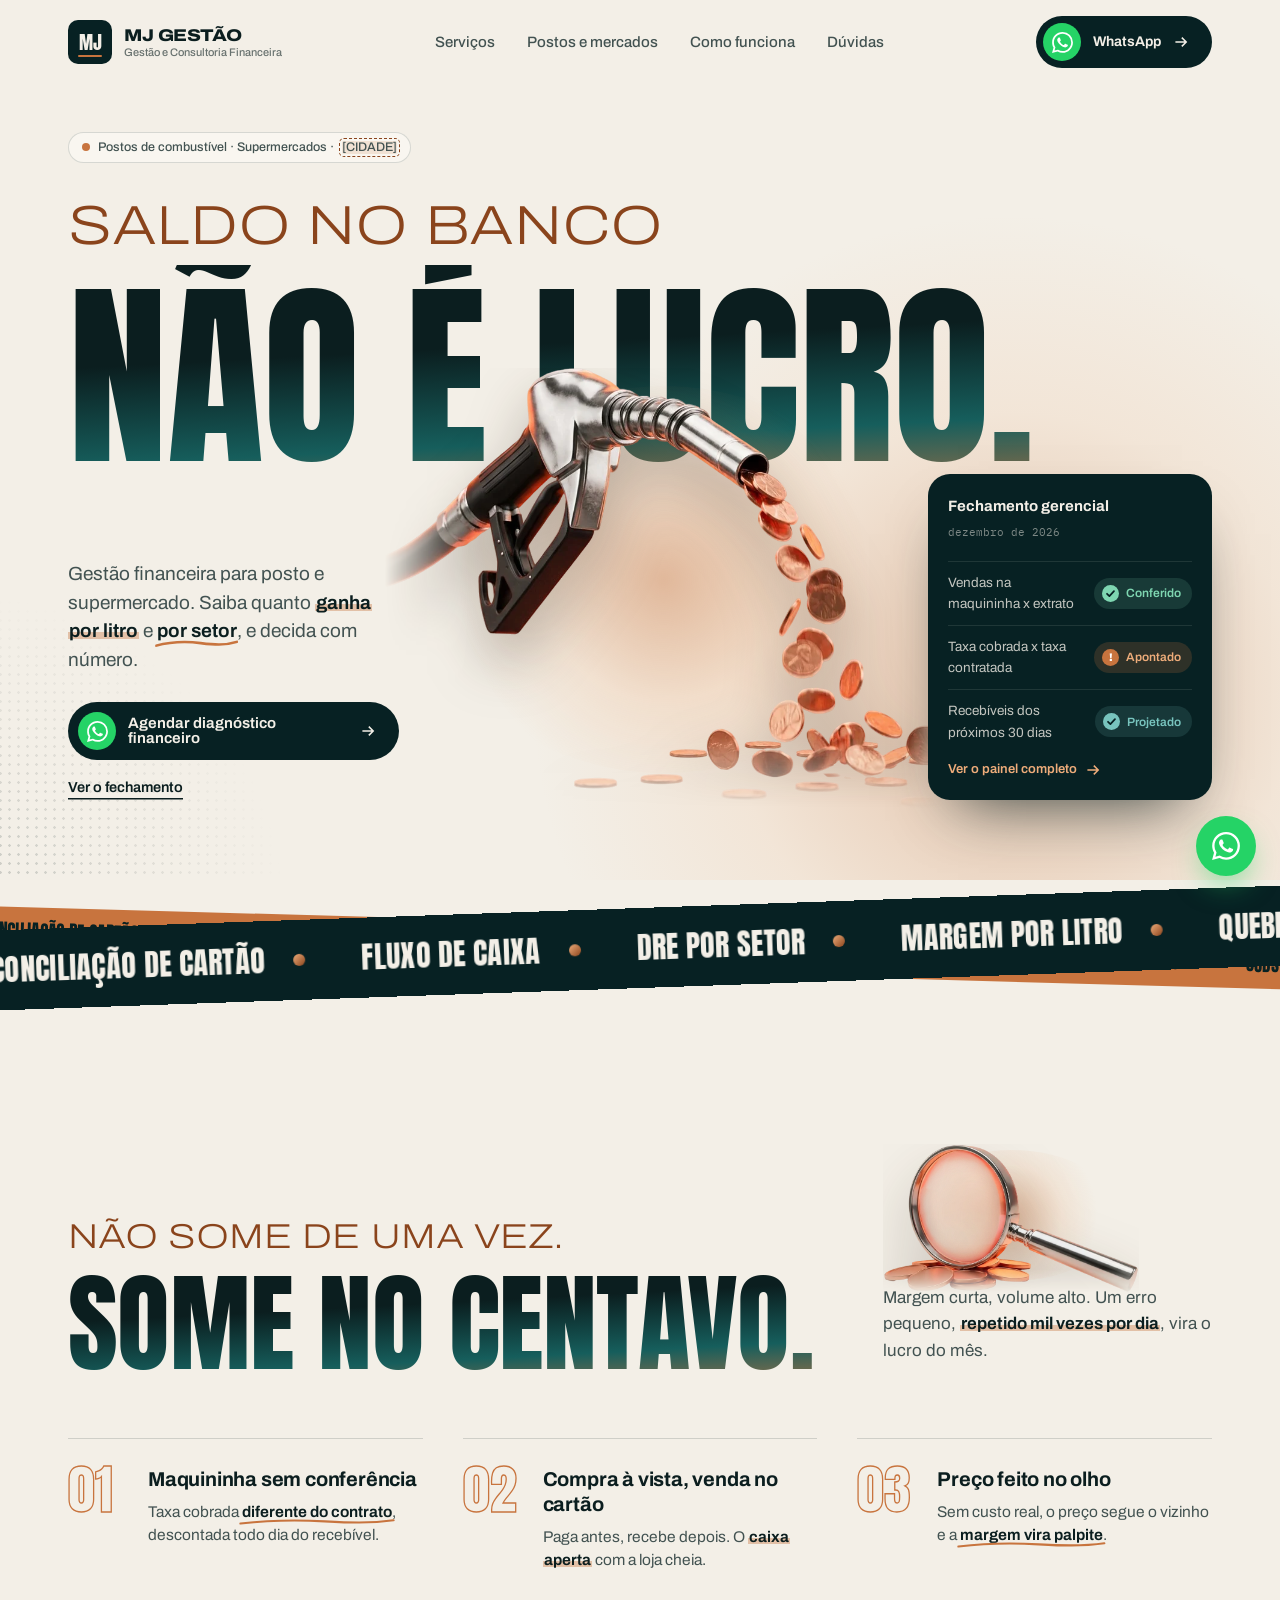
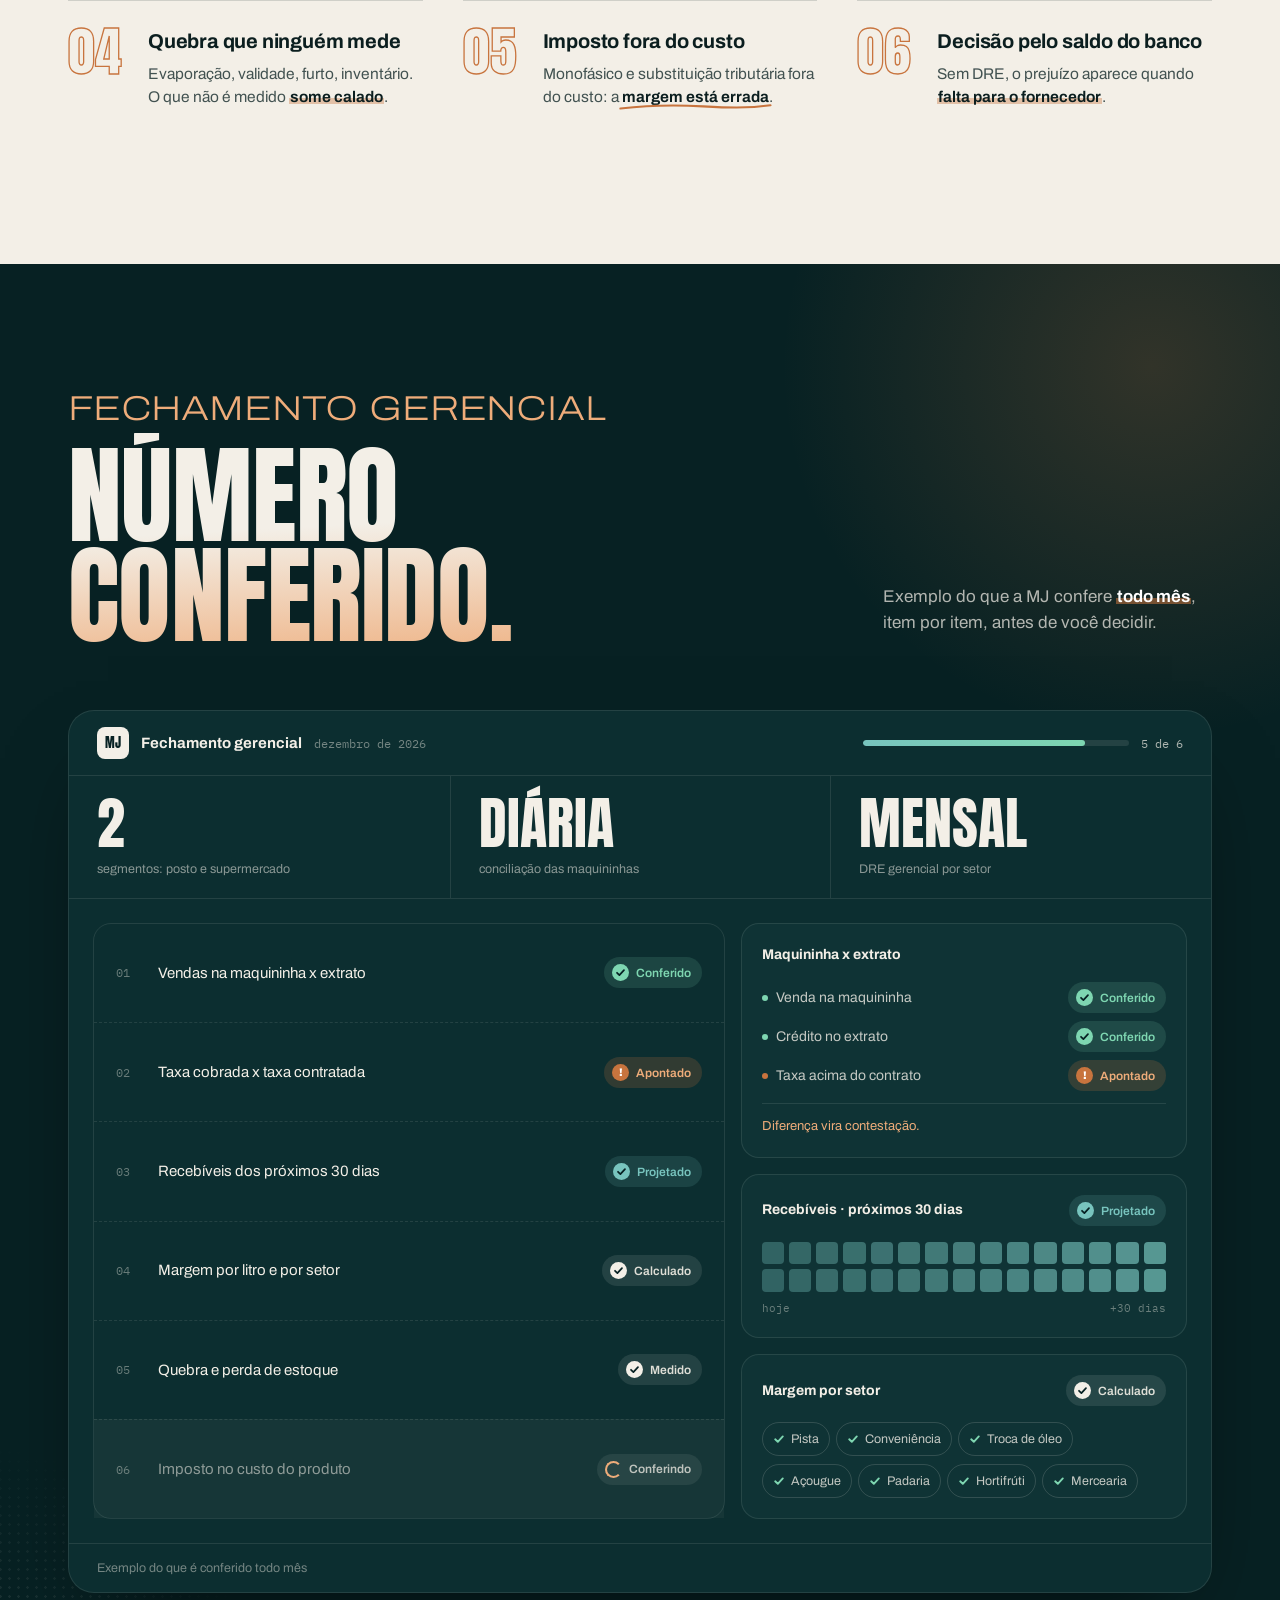
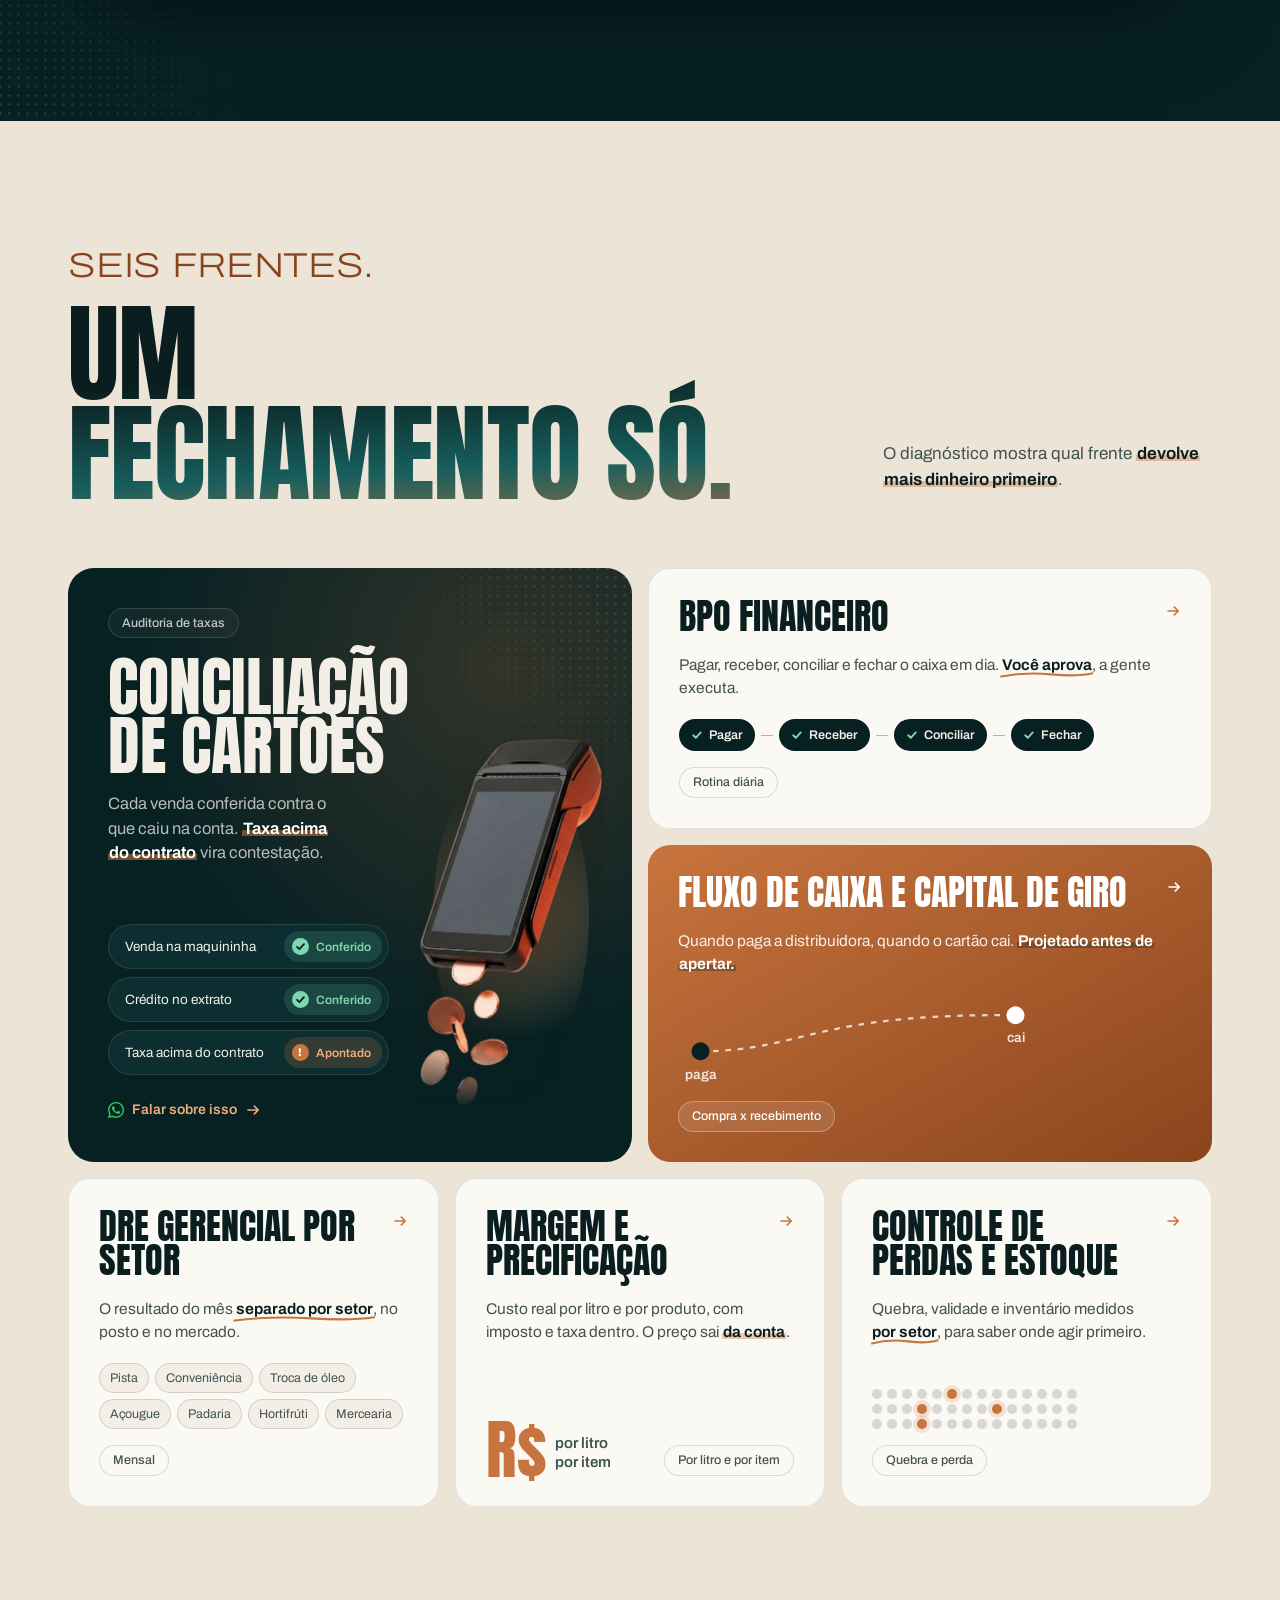
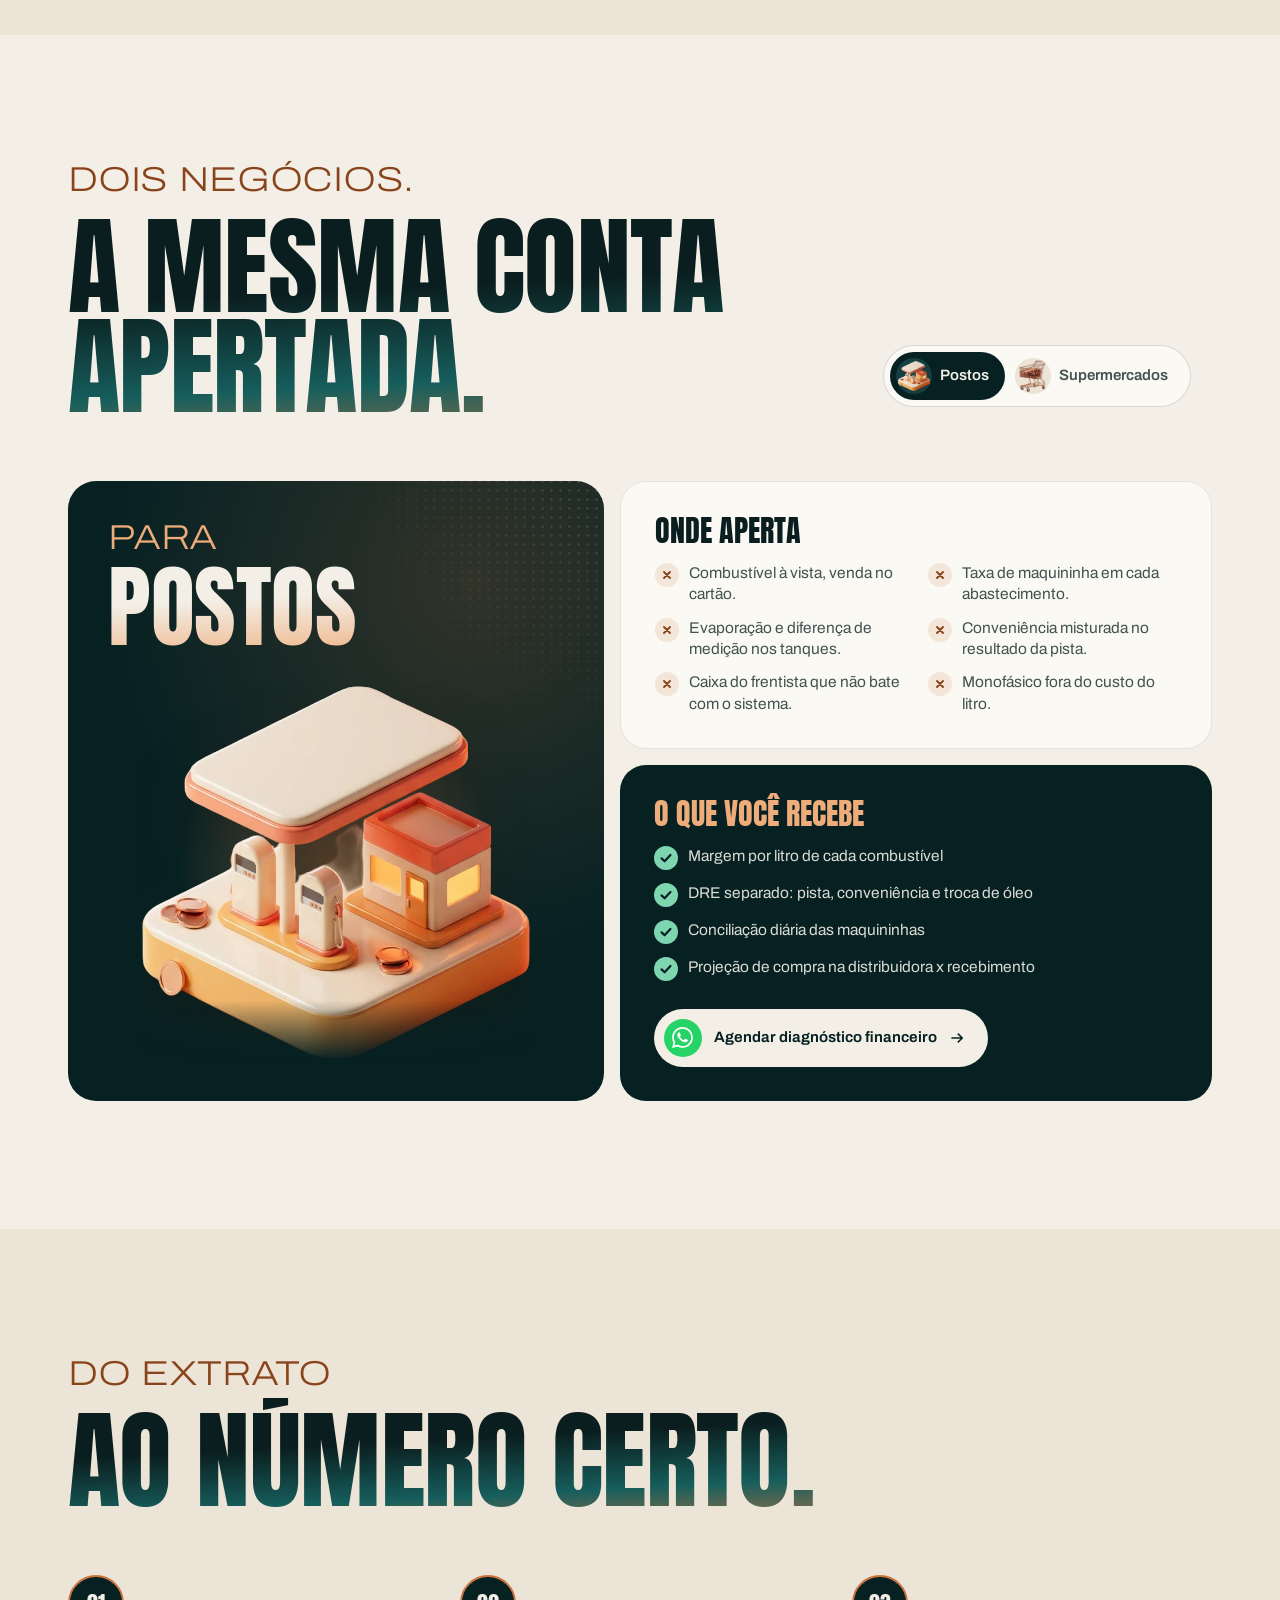
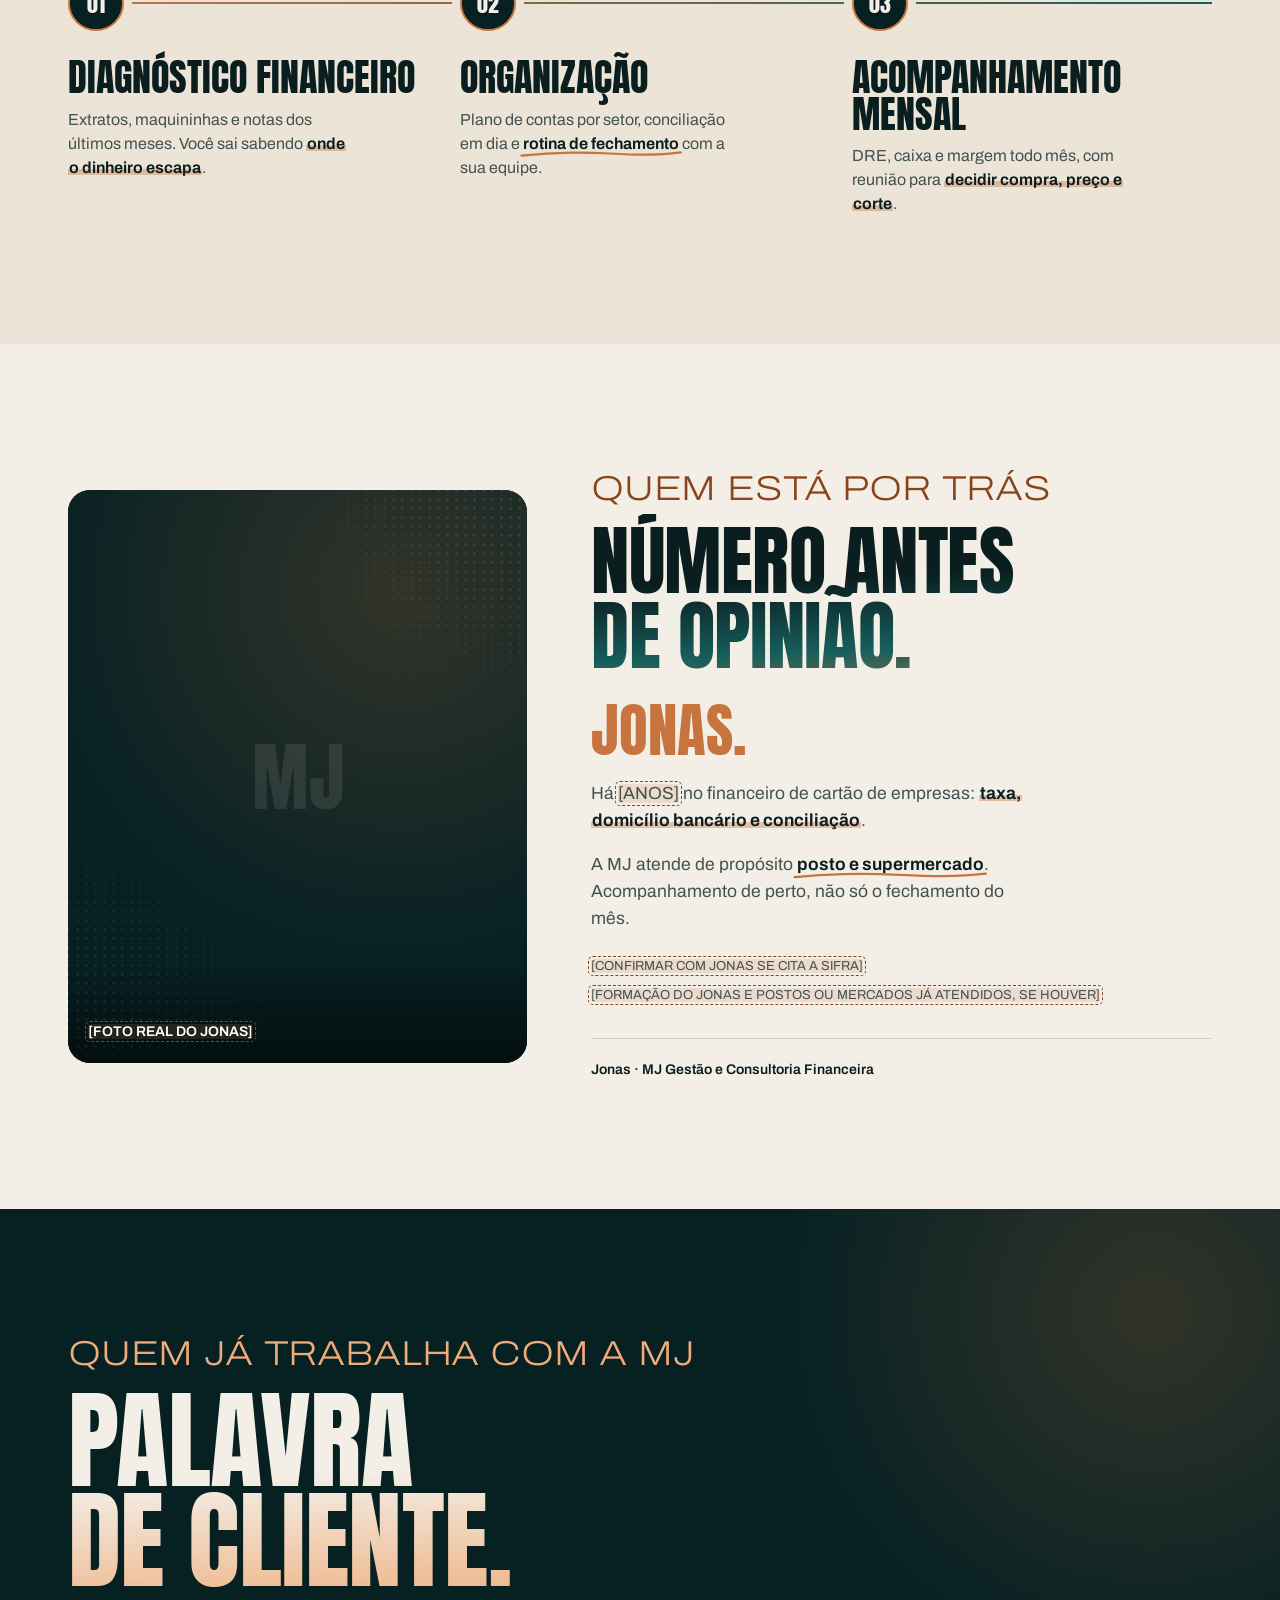
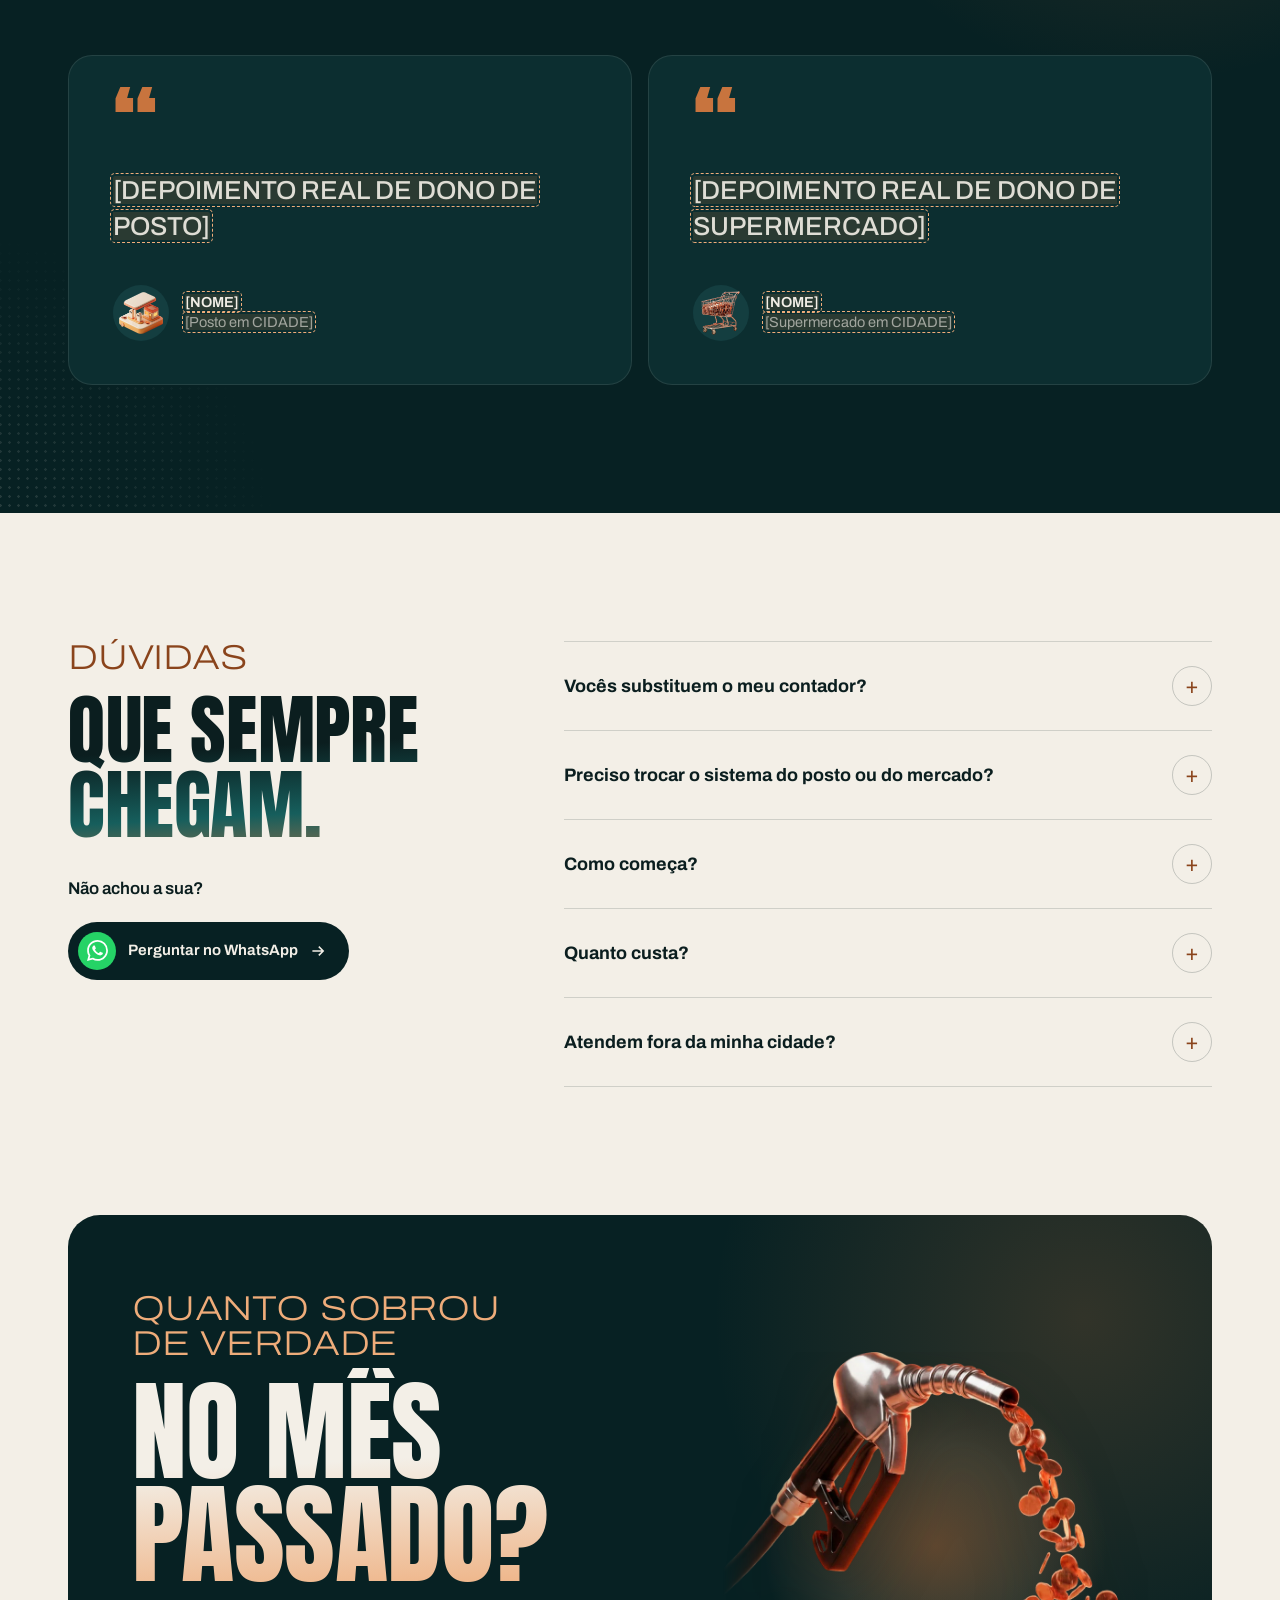
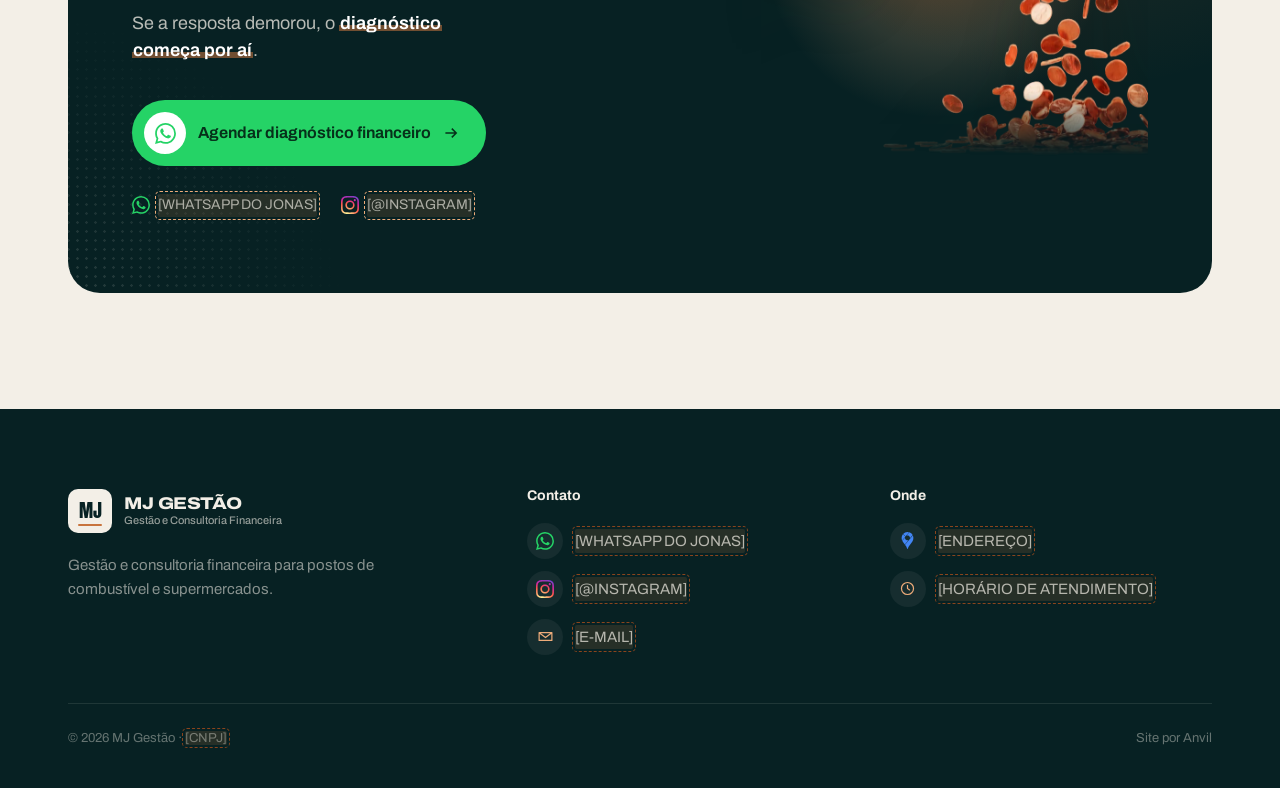
<file: index.html>
<!doctype html>
<html lang="pt-BR">
  <head>
    <meta charset="UTF-8" />
    <meta name="viewport" content="width=device-width, initial-scale=1.0" />
    <title>MJ Gestão e Consultoria Financeira · Postos e supermercados</title>
    <meta name="description" content="Gestão e consultoria financeira para postos de combustível e supermercados. Conciliação de cartões, fluxo de caixa, DRE por setor e margem por litro." />
    <meta name="robots" content="noindex" />
    <meta name="theme-color" content="#F3EFE7" />
    <link rel="preconnect" href="https://fonts.googleapis.com" />
    <link rel="preconnect" href="https://fonts.gstatic.com" crossorigin />
    <link
      href="https://fonts.googleapis.com/css2?family=Anton&family=Archivo:wdth,wght@62..125,100..900&family=IBM+Plex+Mono:wght@400;500;600&display=swap"
      rel="stylesheet"
    />
    <script type="module" crossorigin src="./assets/index-JHOMRfG7.js"></script>
    <link rel="stylesheet" crossorigin href="./assets/index-CuOqTQ2F.css">
  </head>
  <body>
    <div id="root"></div>
  </body>
</html>
</file>
<file: assets/index-CuOqTQ2F.css>
*,:before,:after{--tw-border-spacing-x: 0;--tw-border-spacing-y: 0;--tw-translate-x: 0;--tw-translate-y: 0;--tw-rotate: 0;--tw-skew-x: 0;--tw-skew-y: 0;--tw-scale-x: 1;--tw-scale-y: 1;--tw-pan-x: ;--tw-pan-y: ;--tw-pinch-zoom: ;--tw-scroll-snap-strictness: proximity;--tw-gradient-from-position: ;--tw-gradient-via-position: ;--tw-gradient-to-position: ;--tw-ordinal: ;--tw-slashed-zero: ;--tw-numeric-figure: ;--tw-numeric-spacing: ;--tw-numeric-fraction: ;--tw-ring-inset: ;--tw-ring-offset-width: 0px;--tw-ring-offset-color: #fff;--tw-ring-color: rgb(59 130 246 / .5);--tw-ring-offset-shadow: 0 0 #0000;--tw-ring-shadow: 0 0 #0000;--tw-shadow: 0 0 #0000;--tw-shadow-colored: 0 0 #0000;--tw-blur: ;--tw-brightness: ;--tw-contrast: ;--tw-grayscale: ;--tw-hue-rotate: ;--tw-invert: ;--tw-saturate: ;--tw-sepia: ;--tw-drop-shadow: ;--tw-backdrop-blur: ;--tw-backdrop-brightness: ;--tw-backdrop-contrast: ;--tw-backdrop-grayscale: ;--tw-backdrop-hue-rotate: ;--tw-backdrop-invert: ;--tw-backdrop-opacity: ;--tw-backdrop-saturate: ;--tw-backdrop-sepia: ;--tw-contain-size: ;--tw-contain-layout: ;--tw-contain-paint: ;--tw-contain-style: }::backdrop{--tw-border-spacing-x: 0;--tw-border-spacing-y: 0;--tw-translate-x: 0;--tw-translate-y: 0;--tw-rotate: 0;--tw-skew-x: 0;--tw-skew-y: 0;--tw-scale-x: 1;--tw-scale-y: 1;--tw-pan-x: ;--tw-pan-y: ;--tw-pinch-zoom: ;--tw-scroll-snap-strictness: proximity;--tw-gradient-from-position: ;--tw-gradient-via-position: ;--tw-gradient-to-position: ;--tw-ordinal: ;--tw-slashed-zero: ;--tw-numeric-figure: ;--tw-numeric-spacing: ;--tw-numeric-fraction: ;--tw-ring-inset: ;--tw-ring-offset-width: 0px;--tw-ring-offset-color: #fff;--tw-ring-color: rgb(59 130 246 / .5);--tw-ring-offset-shadow: 0 0 #0000;--tw-ring-shadow: 0 0 #0000;--tw-shadow: 0 0 #0000;--tw-shadow-colored: 0 0 #0000;--tw-blur: ;--tw-brightness: ;--tw-contrast: ;--tw-grayscale: ;--tw-hue-rotate: ;--tw-invert: ;--tw-saturate: ;--tw-sepia: ;--tw-drop-shadow: ;--tw-backdrop-blur: ;--tw-backdrop-brightness: ;--tw-backdrop-contrast: ;--tw-backdrop-grayscale: ;--tw-backdrop-hue-rotate: ;--tw-backdrop-invert: ;--tw-backdrop-opacity: ;--tw-backdrop-saturate: ;--tw-backdrop-sepia: ;--tw-contain-size: ;--tw-contain-layout: ;--tw-contain-paint: ;--tw-contain-style: }*,:before,:after{box-sizing:border-box;border-width:0;border-style:solid;border-color:#e5e7eb}:before,:after{--tw-content: ""}html,:host{line-height:1.5;-webkit-text-size-adjust:100%;-moz-tab-size:4;-o-tab-size:4;tab-size:4;font-family:ui-sans-serif,system-ui,sans-serif,"Apple Color Emoji","Segoe UI Emoji",Segoe UI Symbol,"Noto Color Emoji";font-feature-settings:normal;font-variation-settings:normal;-webkit-tap-highlight-color:transparent}body{margin:0;line-height:inherit}hr{height:0;color:inherit;border-top-width:1px}abbr:where([title]){-webkit-text-decoration:underline dotted;text-decoration:underline dotted}h1,h2,h3,h4,h5,h6{font-size:inherit;font-weight:inherit}a{color:inherit;text-decoration:inherit}b,strong{font-weight:bolder}code,kbd,samp,pre{font-family:var(--f-mono);font-feature-settings:normal;font-variation-settings:normal;font-size:1em}small{font-size:80%}sub,sup{font-size:75%;line-height:0;position:relative;vertical-align:baseline}sub{bottom:-.25em}sup{top:-.5em}table{text-indent:0;border-color:inherit;border-collapse:collapse}button,input,optgroup,select,textarea{font-family:inherit;font-feature-settings:inherit;font-variation-settings:inherit;font-size:100%;font-weight:inherit;line-height:inherit;letter-spacing:inherit;color:inherit;margin:0;padding:0}button,select{text-transform:none}button,input:where([type=button]),input:where([type=reset]),input:where([type=submit]){-webkit-appearance:button;background-color:transparent;background-image:none}:-moz-focusring{outline:auto}:-moz-ui-invalid{box-shadow:none}progress{vertical-align:baseline}::-webkit-inner-spin-button,::-webkit-outer-spin-button{height:auto}[type=search]{-webkit-appearance:textfield;outline-offset:-2px}::-webkit-search-decoration{-webkit-appearance:none}::-webkit-file-upload-button{-webkit-appearance:button;font:inherit}summary{display:list-item}blockquote,dl,dd,h1,h2,h3,h4,h5,h6,hr,figure,p,pre{margin:0}fieldset{margin:0;padding:0}legend{padding:0}ol,ul,menu{list-style:none;margin:0;padding:0}dialog{padding:0}textarea{resize:vertical}input::-moz-placeholder,textarea::-moz-placeholder{opacity:1;color:#9ca3af}input::placeholder,textarea::placeholder{opacity:1;color:#9ca3af}button,[role=button]{cursor:pointer}:disabled{cursor:default}img,svg,video,canvas,audio,iframe,embed,object{display:block;vertical-align:middle}img,video{max-width:100%;height:auto}[hidden]:where(:not([hidden=until-found])){display:none}html{scroll-behavior:smooth;scroll-padding-top:84px;overflow-x:clip}body{--tw-bg-opacity: 1;background-color:rgb(var(--fundo) / var(--tw-bg-opacity, 1));font-family:var(--f-corpo);--tw-text-opacity: 1;color:rgb(var(--tinta) / var(--tw-text-opacity, 1));-webkit-font-smoothing:antialiased;-moz-osx-font-smoothing:grayscale;min-width:320px;font-size:16.5px;line-height:1.6;overflow-x:clip}h1,h2,h3,h4{margin:0;font-weight:800;line-height:1}img{max-width:100%;display:block}::-moz-selection{background:rgb(var(--acento));color:#fff}::selection{background:rgb(var(--acento));color:#fff}:focus-visible{outline:3px solid rgb(var(--acento));outline-offset:3px}.env{margin-left:auto;margin-right:auto;width:100%;max-width:1240px;padding-inline:clamp(16px,4.5vw,48px)}.fina{display:block;font-family:var(--f-disp);font-weight:250;font-stretch:118%;text-transform:uppercase;letter-spacing:-.005em;line-height:1;color:rgb(var(--acento-escuro));font-size:clamp(20px,2.7vw,36px);margin-bottom:.2em;text-wrap:balance}.mega{display:block;font-family:var(--f-mega);font-weight:400;text-transform:uppercase;line-height:.93;padding-top:.12em;letter-spacing:-.005em;background:linear-gradient(177deg,rgb(var(--tinta)) 40%,rgb(var(--petroleo)) 78%,rgb(var(--acento)) 118%);-webkit-background-clip:text;background-clip:text;color:transparent;text-wrap:balance;font-size:clamp(50px,8.4vw,124px)}.escura .fina{color:rgb(var(--acento-claro))}.escura .mega{background:linear-gradient(177deg,rgb(var(--fundo)) 42%,rgb(var(--acento-claro)) 104%);-webkit-background-clip:text;background-clip:text}.mega-hero{font-size:clamp(84px,15.6vw,232px);line-height:.88}.mega-media{font-size:clamp(44px,6vw,88px);line-height:.98}.cab{position:relative;display:grid;gap:18px;align-items:end;margin-bottom:clamp(34px,5vw,64px)}@media (min-width: 900px){.cab{grid-template-columns:minmax(0,1.4fr) minmax(0,.6fr);gap:48px}}.cab .lado{padding-bottom:10px;font-size:17px;line-height:1.55;color:rgb(var(--tinta-2));max-width:34ch}.escura .cab .lado{color:rgb(var(--fundo) / .72)}.escura{position:relative;background:rgb(var(--noite));color:rgb(var(--fundo));overflow:hidden}.escura:before{content:"";position:absolute;right:-22vw;top:-24vw;width:64vw;height:64vw;border-radius:50%;background:radial-gradient(circle,rgb(var(--acento) / .22),transparent 64%);pointer-events:none}.pontos{position:absolute;width:340px;height:340px;pointer-events:none;background-image:radial-gradient(rgb(var(--tinta) / .2) 1.1px,transparent 1.5px);background-size:9px 9px}.escura .pontos{background-image:radial-gradient(rgb(var(--fundo) / .16) 1.1px,transparent 1.5px)}.pontos.bl{left:-40px;bottom:-40px;-webkit-mask-image:radial-gradient(circle at 0 100%,#000 0,transparent 68%);mask-image:radial-gradient(circle at 0 100%,#000 0,transparent 68%)}.pontos.tr{right:-40px;top:-40px;-webkit-mask-image:radial-gradient(circle at 100% 0,#000 0,transparent 68%);mask-image:radial-gradient(circle at 100% 0,#000 0,transparent 68%)}.brilho{position:absolute;border-radius:50%;pointer-events:none;background:radial-gradient(circle,rgb(var(--acento) / .42),rgb(var(--acento-claro) / .16) 40%,transparent 68%)}.pill{display:inline-flex;align-items:center;justify-content:center;gap:12px;font:650 15px/1 var(--f-corpo);text-decoration:none;white-space:nowrap;padding:9px 22px 9px 9px;border-radius:999px;border:1px solid transparent;transition:transform .25s,box-shadow .25s,background .25s,color .25s}.pill:hover{transform:translateY(-2px)}.pill-escura{background:rgb(var(--noite));color:rgb(var(--fundo))}.pill-escura:hover{box-shadow:0 14px 30px -12px rgb(var(--noite) / .7)}.pill-clara{background:rgb(var(--fundo));color:rgb(var(--noite))}.pill-clara:hover{box-shadow:0 14px 30px -12px #00000080}.pill-verde{background:rgb(var(--whats));color:#06301a;padding:11px 26px 11px 11px;font-size:16px}.pill-verde:hover{box-shadow:0 16px 36px -12px rgb(var(--whats) / .7)}.pill .seta{transition:transform .25s}.pill:hover .seta{transform:translate(4px)}.zap{position:relative;display:grid;place-items:center;flex:none;width:38px;height:38px;border-radius:50%;background:rgb(var(--whats));color:#fff}.pill-verde .zap{background:#fff;color:rgb(var(--whats));width:42px;height:42px}.zap svg{width:21px;height:21px;animation:zap-balanca 4.2s ease-in-out infinite;transform-origin:50% 60%}.zap:after{content:"";position:absolute;top:0;right:0;bottom:0;left:0;border-radius:50%;border:2px solid rgb(var(--whats));animation:zap-onda 2.4s cubic-bezier(.2,.6,.3,1) infinite;opacity:0}.pill-verde .zap:after,.zap-fixo .zap:after{border-color:#fff}.cobre .grifo{color:#fff;background-image:linear-gradient(transparent 58%,rgb(var(--noite) / .3) 58%,rgb(var(--noite) / .3) 92%,transparent 92%)}.cobre .sublinha{color:#fff}.cobre .sublinha path{stroke:#fff}.pill:hover .zap svg{animation-duration:.9s}.link-sub{font:600 14.5px/1 var(--f-corpo);text-decoration:none;color:rgb(var(--tinta));background:linear-gradient(currentColor,currentColor) left bottom / 100% 1.5px no-repeat;padding-bottom:5px;transition:background-size .25s}.link-sub:hover{background-size:40% 1.5px}.chip{display:inline-flex;align-items:center;gap:8px;border-radius:999px;font:500 12.5px/1 var(--f-corpo);padding:8px 13px;border:1px solid rgb(var(--tinta) / .14);background:rgb(var(--cartao) / .7);color:rgb(var(--tinta-2))}.escura .chip{border-color:rgb(var(--fundo) / .14);background:rgb(var(--fundo) / .04);color:rgb(var(--fundo) / .8)}.estado{display:inline-flex;align-items:center;gap:7px;white-space:nowrap;font:600 12px/1 var(--f-corpo);padding:7px 11px 7px 8px;border-radius:999px}.estado i{display:grid;place-items:center;width:17px;height:17px;border-radius:50%;font-style:normal}.estado svg{width:11px;height:11px}.e-ok{background:rgb(var(--ok-claro) / .14);color:rgb(var(--ok-claro))}.e-ok i{background:rgb(var(--ok-claro));color:rgb(var(--noite))}.e-alerta{background:rgb(var(--acento) / .2);color:rgb(var(--acento-claro))}.e-alerta i{background:rgb(var(--acento));color:#fff}.e-projecao{background:rgb(var(--petroleo-claro) / .14);color:rgb(var(--petroleo-claro))}.e-projecao i{background:rgb(var(--petroleo-claro));color:rgb(var(--noite))}.e-calculo{background:rgb(var(--fundo) / .1);color:rgb(var(--fundo) / .9)}.e-calculo i{background:rgb(var(--fundo));color:rgb(var(--noite))}.e-fila{background:transparent;color:rgb(var(--fundo) / .35);border:1px dashed rgb(var(--fundo) / .2)}.e-fila i{border:1.5px solid rgb(var(--fundo) / .3)}.e-vez{background:rgb(var(--fundo) / .08);color:rgb(var(--fundo) / .75)}.e-vez i{border:2px solid rgb(var(--acento-claro));border-right-color:transparent;animation:gira .7s linear infinite}.estado-pop{animation:pop .45s cubic-bezier(.3,1.5,.5,1) both}.grifo{background:linear-gradient(transparent 58%,rgb(var(--acento) / .38) 58%,rgb(var(--acento) / .38) 92%,transparent 92%) no-repeat 0 0 / 0% 100%;transition:background-size .9s cubic-bezier(.6,.1,.25,1) .2s;color:rgb(var(--tinta));font-weight:650;padding-inline:1px;-webkit-box-decoration-break:clone;box-decoration-break:clone}.grifo.on{background-size:100% 100%}.grifo.\!on{background-size:100% 100%!important}.escura .grifo{background-image:linear-gradient(transparent 58%,rgb(var(--acento) / .55) 58%,rgb(var(--acento) / .55) 92%,transparent 92%);color:#fff}.sublinha{position:relative;display:inline;font-weight:650;color:rgb(var(--tinta));white-space:nowrap}.escura .sublinha{color:#fff}.sublinha svg{position:absolute;left:-2%;bottom:-.38em;width:104%;height:.5em;overflow:visible;pointer-events:none}.sublinha path{fill:none;stroke:rgb(var(--acento));stroke-width:3.2;stroke-linecap:round;stroke-dasharray:260;stroke-dashoffset:260;transition:stroke-dashoffset 1s cubic-bezier(.6,.1,.25,1) .25s}.sublinha.on path{stroke-dashoffset:0}.sublinha.\!on path{stroke-dashoffset:0!important}.marcador{background:rgb(var(--acento) / .16);outline:1px dashed rgb(var(--acento-escuro));outline-offset:2px;border-radius:2px}.escura .marcador{outline-color:rgb(var(--acento-claro))}.pointer-events-none{pointer-events:none}.fixed{position:fixed}.absolute{position:absolute}.relative{position:relative}.sticky{position:sticky}.inset-x-0{left:0;right:0}.inset-x-\[10px\]{left:10px;right:10px}.-left-\[9999px\]{left:-9999px}.bottom-0{bottom:0}.bottom-0\.5{bottom:.125rem}.bottom-6{bottom:1.5rem}.bottom-\[7px\]{bottom:7px}.left-3\.5{left:.875rem}.left-\[27px\]{left:27px}.left-\[8\%\]{left:8%}.right-3\.5{right:.875rem}.right-6{right:1.5rem}.right-\[-18vw\]{right:-18vw}.top-0{top:0}.top-2{top:.5rem}.top-\[14\%\]{top:14%}.top-\[4\%\]{top:4%}.top-full{top:100%}.-z-0{z-index:0}.z-40{z-index:40}.z-50{z-index:50}.z-\[100\]{z-index:100}.z-\[1\]{z-index:1}.z-\[2\]{z-index:2}.order-1{order:1}.order-2{order:2}.order-3{order:3}.order-last{order:9999}.m-0{margin:0}.mx-auto{margin-left:auto;margin-right:auto}.\!mb-0{margin-bottom:0!important}.-mb-2{margin-bottom:-.5rem}.-mt-\[7vw\]{margin-top:-7vw}.mb-2{margin-bottom:.5rem}.mb-3{margin-bottom:.75rem}.mb-4{margin-bottom:1rem}.mb-5{margin-bottom:1.25rem}.mb-7{margin-bottom:1.75rem}.mb-9{margin-bottom:2.25rem}.mt-0{margin-top:0}.mt-1{margin-top:.25rem}.mt-12{margin-top:3rem}.mt-2{margin-top:.5rem}.mt-3{margin-top:.75rem}.mt-4{margin-top:1rem}.mt-5{margin-top:1.25rem}.mt-6{margin-top:1.5rem}.mt-7{margin-top:1.75rem}.mt-8{margin-top:2rem}.mt-\[1px\]{margin-top:1px}.mt-\[clamp\(18px\,3vw\,36px\)\]{margin-top:clamp(18px,3vw,36px)}.mt-\[clamp\(24px\,4vw\,48px\)\]{margin-top:clamp(24px,4vw,48px)}.mt-auto{margin-top:auto}.block{display:block}.flex{display:flex}.inline-flex{display:inline-flex}.grid{display:grid}.hidden{display:none}.aspect-\[4\/3\]{aspect-ratio:4/3}.\!h-7{height:1.75rem!important}.\!h-full{height:100%!important}.h-1\.5{height:.375rem}.h-10{height:2.5rem}.h-11{height:2.75rem}.h-14{height:3.5rem}.h-2{height:.5rem}.h-3{height:.75rem}.h-3\.5{height:.875rem}.h-4{height:1rem}.h-6{height:1.5rem}.h-8{height:2rem}.h-9{height:2.25rem}.h-\[10px\]{height:10px}.h-\[17px\]{height:17px}.h-\[18px\]{height:18px}.h-\[2px\]{height:2px}.h-\[60px\]{height:60px}.h-\[78vw\]{height:78vw}.h-\[88\%\]{height:88%}.h-\[calc\(100\%-16px\)\]{height:calc(100% - 16px)}.h-auto{height:auto}.h-full{height:100%}.h-px{height:1px}.min-h-\[500px\]{min-height:500px}.min-h-\[clamp\(380px\,44vw\,560px\)\]{min-height:clamp(380px,44vw,560px)}.\!w-7{width:1.75rem!important}.\!w-full{width:100%!important}.w-1\.5{width:.375rem}.w-10{width:2.5rem}.w-11{width:2.75rem}.w-14{width:3.5rem}.w-2{width:.5rem}.w-3{width:.75rem}.w-3\.5{width:.875rem}.w-4{width:1rem}.w-6{width:1.5rem}.w-8{width:2rem}.w-9{width:2.25rem}.w-\[10px\]{width:10px}.w-\[17px\]{width:17px}.w-\[18px\]{width:18px}.w-\[2px\]{width:2px}.w-\[46\%\]{width:46%}.w-\[60px\]{width:60px}.w-\[78vw\]{width:78vw}.w-\[84\%\]{width:84%}.w-\[min\(300px\,78\%\)\]{width:min(300px,78%)}.w-\[min\(86\%\,440px\)\]{width:min(86%,440px)}.w-fit{width:-moz-fit-content;width:fit-content}.w-full{width:100%}.min-w-0{min-width:0px}.min-w-\[200px\]{min-width:200px}.max-w-\[200px\]{max-width:200px}.max-w-\[26ch\]{max-width:26ch}.max-w-\[32ch\]{max-width:32ch}.max-w-\[34ch\]{max-width:34ch}.max-w-\[360px\]{max-width:360px}.max-w-\[36ch\]{max-width:36ch}.max-w-\[44ch\]{max-width:44ch}.max-w-\[520px\]{max-width:520px}.max-w-\[58ch\]{max-width:58ch}.max-w-\[9ch\]{max-width:9ch}.flex-1{flex:1 1 0%}.flex-none{flex:none}.origin-left{transform-origin:left}.scale-x-0{--tw-scale-x: 0;transform:translate(var(--tw-translate-x),var(--tw-translate-y)) rotate(var(--tw-rotate)) skew(var(--tw-skew-x)) skewY(var(--tw-skew-y)) scaleX(var(--tw-scale-x)) scaleY(var(--tw-scale-y))}.cursor-pointer{cursor:pointer}.select-none{-webkit-user-select:none;-moz-user-select:none;user-select:none}.list-none{list-style-type:none}.grid-cols-3{grid-template-columns:repeat(3,minmax(0,1fr))}.grid-cols-\[24px_1fr\]{grid-template-columns:24px 1fr}.grid-cols-\[30px_1fr_auto\]{grid-template-columns:30px 1fr auto}.grid-cols-\[56px_1fr\]{grid-template-columns:56px 1fr}.grid-cols-\[64px_1fr\]{grid-template-columns:64px 1fr}.grid-cols-\[repeat\(14\,10px\)\]{grid-template-columns:repeat(14,10px)}.grid-cols-\[repeat\(15\,minmax\(0\,1fr\)\)\]{grid-template-columns:repeat(15,minmax(0,1fr))}.flex-col{flex-direction:column}.flex-wrap{flex-wrap:wrap}.place-items-center{place-items:center}.items-start{align-items:flex-start}.items-end{align-items:flex-end}.items-center{align-items:center}.\!justify-between{justify-content:space-between!important}.justify-between{justify-content:space-between}.gap-1{gap:.25rem}.gap-1\.5{gap:.375rem}.gap-10{gap:2.5rem}.gap-2{gap:.5rem}.gap-2\.5{gap:.625rem}.gap-3{gap:.75rem}.gap-4{gap:1rem}.gap-5{gap:1.25rem}.gap-6{gap:1.5rem}.gap-7{gap:1.75rem}.gap-8{gap:2rem}.gap-\[5px\]{gap:5px}.gap-\[clamp\(32px\,5vw\,80px\)\]{gap:clamp(32px,5vw,80px)}.gap-x-10{-moz-column-gap:2.5rem;column-gap:2.5rem}.gap-x-6{-moz-column-gap:1.5rem;column-gap:1.5rem}.gap-x-7{-moz-column-gap:1.75rem;column-gap:1.75rem}.gap-y-3{row-gap:.75rem}.gap-y-5{row-gap:1.25rem}.overflow-hidden{overflow:hidden}.whitespace-normal{white-space:normal}.whitespace-nowrap{white-space:nowrap}.rounded{border-radius:.25rem}.rounded-\[10px\]{border-radius:10px}.rounded-\[18px\]{border-radius:18px}.rounded-\[22px\]{border-radius:22px}.rounded-\[24px\]{border-radius:24px}.rounded-\[26px\]{border-radius:26px}.rounded-\[28px\]{border-radius:28px}.rounded-\[32px\]{border-radius:32px}.rounded-\[8px\]{border-radius:8px}.rounded-full{border-radius:9999px}.border{border-width:1px}.border-2{border-width:2px}.border-b{border-bottom-width:1px}.border-l{border-left-width:1px}.border-t{border-top-width:1px}.border-dashed{border-style:dashed}.\!border-white\/30{border-color:#ffffff4d!important}.border-acento{--tw-border-opacity: 1;border-color:rgb(var(--acento) / var(--tw-border-opacity, 1))}.border-fundo\/10{border-color:rgb(var(--fundo) / .1)}.border-fundo\/15{border-color:rgb(var(--fundo) / .15)}.border-linha{--tw-border-opacity: 1;border-color:rgb(var(--linha) / var(--tw-border-opacity, 1))}.border-tinta\/10{border-color:rgb(var(--tinta) / .1)}.border-tinta\/15{border-color:rgb(var(--tinta) / .15)}.border-tinta\/20{border-color:rgb(var(--tinta) / .2)}.\!bg-transparent{background-color:transparent!important}.\!bg-white\/10{background-color:#ffffff1a!important}.bg-acento{--tw-bg-opacity: 1;background-color:rgb(var(--acento) / var(--tw-bg-opacity, 1))}.bg-acento\/15{background-color:rgb(var(--acento) / .15)}.bg-cartao{--tw-bg-opacity: 1;background-color:rgb(var(--cartao) / var(--tw-bg-opacity, 1))}.bg-fundo{--tw-bg-opacity: 1;background-color:rgb(var(--fundo) / var(--tw-bg-opacity, 1))}.bg-fundo\/\[\.04\]{background-color:rgb(var(--fundo) / .04)}.bg-fundo\/\[\.06\]{background-color:rgb(var(--fundo) / .06)}.bg-noite{--tw-bg-opacity: 1;background-color:rgb(var(--noite) / var(--tw-bg-opacity, 1))}.bg-noite-2{--tw-bg-opacity: 1;background-color:rgb(var(--noite-2) / var(--tw-bg-opacity, 1))}.bg-noite-3{--tw-bg-opacity: 1;background-color:rgb(var(--noite-3) / var(--tw-bg-opacity, 1))}.bg-noite-3\/40{background-color:rgb(var(--noite-3) / .4)}.bg-noite\/60{background-color:rgb(var(--noite) / .6)}.bg-ok-claro{--tw-bg-opacity: 1;background-color:rgb(var(--ok-claro) / var(--tw-bg-opacity, 1))}.bg-papel{--tw-bg-opacity: 1;background-color:rgb(var(--papel) / var(--tw-bg-opacity, 1))}.bg-tinta\/15{background-color:rgb(var(--tinta) / .15)}.bg-tinta\/30{background-color:rgb(var(--tinta) / .3)}.bg-whats{--tw-bg-opacity: 1;background-color:rgb(var(--whats) / var(--tw-bg-opacity, 1))}.bg-gradient-to-b{background-image:linear-gradient(to bottom,var(--tw-gradient-stops))}.bg-gradient-to-br{background-image:linear-gradient(to bottom right,var(--tw-gradient-stops))}.bg-gradient-to-t{background-image:linear-gradient(to top,var(--tw-gradient-stops))}.from-acento{--tw-gradient-from: rgb(var(--acento) / 1) var(--tw-gradient-from-position);--tw-gradient-to: rgb(var(--acento) / 0) var(--tw-gradient-to-position);--tw-gradient-stops: var(--tw-gradient-from), var(--tw-gradient-to)}.from-acento-claro{--tw-gradient-from: rgb(var(--acento-claro) / 1) var(--tw-gradient-from-position);--tw-gradient-to: rgb(var(--acento-claro) / 0) var(--tw-gradient-to-position);--tw-gradient-stops: var(--tw-gradient-from), var(--tw-gradient-to)}.from-black\/60{--tw-gradient-from: rgb(0 0 0 / .6) var(--tw-gradient-from-position);--tw-gradient-to: rgb(0 0 0 / 0) var(--tw-gradient-to-position);--tw-gradient-stops: var(--tw-gradient-from), var(--tw-gradient-to)}.to-acento-escuro{--tw-gradient-to: rgb(var(--acento-escuro) / 1) var(--tw-gradient-to-position)}.to-petroleo{--tw-gradient-to: rgb(var(--petroleo) / 1) var(--tw-gradient-to-position)}.to-transparent{--tw-gradient-to: transparent var(--tw-gradient-to-position)}.object-contain{-o-object-fit:contain;object-fit:contain}.object-cover{-o-object-fit:cover;object-fit:cover}.p-0{padding:0}.p-1\.5{padding:.375rem}.p-2\.5{padding:.625rem}.p-5{padding:1.25rem}.p-\[clamp\(14px\,2\.4vw\,24px\)\]{padding:clamp(14px,2.4vw,24px)}.p-\[clamp\(22px\,2\.6vw\,30px\)\]{padding:clamp(22px,2.6vw,30px)}.p-\[clamp\(22px\,3vw\,34px\)\]{padding:clamp(22px,3vw,34px)}.p-\[clamp\(24px\,3\.4vw\,40px\)\]{padding:clamp(24px,3.4vw,40px)}.p-\[clamp\(26px\,3\.4vw\,44px\)\]{padding:clamp(26px,3.4vw,44px)}.\!py-\[6px\]{padding-top:6px!important;padding-bottom:6px!important}.px-2\.5{padding-left:.625rem;padding-right:.625rem}.px-3{padding-left:.75rem;padding-right:.75rem}.px-4{padding-left:1rem;padding-right:1rem}.px-5{padding-left:1.25rem;padding-right:1.25rem}.px-6{padding-left:1.5rem;padding-right:1.5rem}.px-7{padding-left:1.75rem;padding-right:1.75rem}.px-\[clamp\(14px\,2vw\,22px\)\]{padding-left:clamp(14px,2vw,22px);padding-right:clamp(14px,2vw,22px)}.px-\[clamp\(14px\,3vw\,28px\)\]{padding-left:clamp(14px,3vw,28px);padding-right:clamp(14px,3vw,28px)}.px-\[clamp\(16px\,4\.5vw\,48px\)\]{padding-left:clamp(16px,4.5vw,48px);padding-right:clamp(16px,4.5vw,48px)}.px-\[clamp\(18px\,3vw\,28px\)\]{padding-left:clamp(18px,3vw,28px);padding-right:clamp(18px,3vw,28px)}.px-\[clamp\(24px\,5vw\,72px\)\]{padding-left:clamp(24px,5vw,72px);padding-right:clamp(24px,5vw,72px)}.py-1{padding-top:.25rem;padding-bottom:.25rem}.py-1\.5{padding-top:.375rem;padding-bottom:.375rem}.py-2{padding-top:.5rem;padding-bottom:.5rem}.py-2\.5{padding-top:.625rem;padding-bottom:.625rem}.py-3{padding-top:.75rem;padding-bottom:.75rem}.py-3\.5{padding-top:.875rem;padding-bottom:.875rem}.py-4{padding-top:1rem;padding-bottom:1rem}.py-5{padding-top:1.25rem;padding-bottom:1.25rem}.py-6{padding-top:1.5rem;padding-bottom:1.5rem}.py-7{padding-top:1.75rem;padding-bottom:1.75rem}.py-\[15px\]{padding-top:15px;padding-bottom:15px}.py-\[clamp\(72px\,10vw\,132px\)\]{padding-top:clamp(72px,10vw,132px);padding-bottom:clamp(72px,10vw,132px)}.\!pl-\[6px\]{padding-left:6px!important}.pb-1{padding-bottom:.25rem}.pb-28{padding-bottom:7rem}.pb-5{padding-bottom:1.25rem}.pb-7{padding-bottom:1.75rem}.pb-\[clamp\(40px\,6vw\,72px\)\]{padding-bottom:clamp(40px,6vw,72px)}.pb-\[clamp\(64px\,9vw\,120px\)\]{padding-bottom:clamp(64px,9vw,120px)}.pl-1\.5{padding-left:.375rem}.pl-4{padding-left:1rem}.pr-1\.5{padding-right:.375rem}.pr-4{padding-right:1rem}.pt-16{padding-top:4rem}.pt-2\.5{padding-top:.625rem}.pt-3{padding-top:.75rem}.pt-5{padding-top:1.25rem}.pt-6{padding-top:1.5rem}.pt-\[clamp\(40px\,6vw\,84px\)\]{padding-top:clamp(40px,6vw,84px)}.pt-\[clamp\(52px\,7vw\,80px\)\]{padding-top:clamp(52px,7vw,80px)}.text-left{text-align:left}.text-center{text-align:center}.font-disp{font-family:var(--f-disp)}.font-mega{font-family:var(--f-mega)}.font-mono{font-family:var(--f-mono)}.\!text-\[14px\]{font-size:14px!important}.\!text-\[clamp\(52px\,7vw\,104px\)\]{font-size:clamp(52px,7vw,104px)!important}.\!text-\[clamp\(56px\,8\.6vw\,132px\)\]{font-size:clamp(56px,8.6vw,132px)!important}.text-\[11px\]{font-size:11px}.text-\[12\.5px\]{font-size:12.5px}.text-\[12px\]{font-size:12px}.text-\[13\.5px\]{font-size:13.5px}.text-\[13px\]{font-size:13px}.text-\[14\.5px\]{font-size:14.5px}.text-\[14px\]{font-size:14px}.text-\[15\.5px\]{font-size:15.5px}.text-\[15px\]{font-size:15px}.text-\[16\.5px\]{font-size:16.5px}.text-\[16px\]{font-size:16px}.text-\[17\.5px\]{font-size:17.5px}.text-\[17px\]{font-size:17px}.text-\[18px\]{font-size:18px}.text-\[19px\]{font-size:19px}.text-\[20px\]{font-size:20px}.text-\[22px\]{font-size:22px}.text-\[30px\]{font-size:30px}.text-\[54px\]{font-size:54px}.text-\[64px\]{font-size:64px}.text-\[96px\]{font-size:96px}.text-\[clamp\(17px\,1\.6vw\,19px\)\]{font-size:clamp(17px,1.6vw,19px)}.text-\[clamp\(20px\,2\.2vw\,26px\)\]{font-size:clamp(20px,2.2vw,26px)}.text-\[clamp\(22px\,2\.4vw\,30px\)\]{font-size:clamp(22px,2.4vw,30px)}.text-\[clamp\(28px\,2\.8vw\,38px\)\]{font-size:clamp(28px,2.8vw,38px)}.text-\[clamp\(28px\,3vw\,40px\)\]{font-size:clamp(28px,3vw,40px)}.text-\[clamp\(30px\,4\.4vw\,58px\)\]{font-size:clamp(30px,4.4vw,58px)}.text-\[clamp\(40px\,4\.6vw\,64px\)\]{font-size:clamp(40px,4.6vw,64px)}.text-\[clamp\(40px\,6vw\,76px\)\]{font-size:clamp(40px,6vw,76px)}.text-\[clamp\(44px\,5vw\,66px\)\]{font-size:clamp(44px,5vw,66px)}.font-bold{font-weight:700}.font-extrabold{font-weight:800}.font-medium{font-weight:500}.font-normal{font-weight:400}.font-semibold{font-weight:600}.uppercase{text-transform:uppercase}.tabular-nums{--tw-numeric-spacing: tabular-nums;font-variant-numeric:var(--tw-ordinal) var(--tw-slashed-zero) var(--tw-numeric-figure) var(--tw-numeric-spacing) var(--tw-numeric-fraction)}.leading-\[\.6\]{line-height:.6}.leading-\[\.85\]{line-height:.85}.leading-\[\.8\]{line-height:.8}.leading-\[\.92\]{line-height:.92}.leading-\[\.95\]{line-height:.95}.leading-\[1\.55\]{line-height:1.55}.leading-\[1\.5\]{line-height:1.5}.leading-none{line-height:1}.leading-snug{line-height:1.375}.leading-tight{line-height:1.25}.tracking-\[-0\.01em\]{letter-spacing:-.01em}.tracking-\[0\.01em\]{letter-spacing:.01em}.tracking-\[0\.02em\]{letter-spacing:.02em}.tracking-tight{letter-spacing:-.025em}.\!text-white{--tw-text-opacity: 1 !important;color:rgb(255 255 255 / var(--tw-text-opacity, 1))!important}.text-acento{--tw-text-opacity: 1;color:rgb(var(--acento) / var(--tw-text-opacity, 1))}.text-acento-claro{--tw-text-opacity: 1;color:rgb(var(--acento-claro) / var(--tw-text-opacity, 1))}.text-acento-escuro{--tw-text-opacity: 1;color:rgb(var(--acento-escuro) / var(--tw-text-opacity, 1))}.text-fundo{--tw-text-opacity: 1;color:rgb(var(--fundo) / var(--tw-text-opacity, 1))}.text-fundo\/10{color:rgb(var(--fundo) / .1)}.text-fundo\/40{color:rgb(var(--fundo) / .4)}.text-fundo\/45{color:rgb(var(--fundo) / .45)}.text-fundo\/50{color:rgb(var(--fundo) / .5)}.text-fundo\/55{color:rgb(var(--fundo) / .55)}.text-fundo\/60{color:rgb(var(--fundo) / .6)}.text-fundo\/65{color:rgb(var(--fundo) / .65)}.text-fundo\/70{color:rgb(var(--fundo) / .7)}.text-fundo\/75{color:rgb(var(--fundo) / .75)}.text-fundo\/80{color:rgb(var(--fundo) / .8)}.text-fundo\/90{color:rgb(var(--fundo) / .9)}.text-noite{--tw-text-opacity: 1;color:rgb(var(--noite) / var(--tw-text-opacity, 1))}.text-ok-claro{--tw-text-opacity: 1;color:rgb(var(--ok-claro) / var(--tw-text-opacity, 1))}.text-tinta{--tw-text-opacity: 1;color:rgb(var(--tinta) / var(--tw-text-opacity, 1))}.text-tinta-2{--tw-text-opacity: 1;color:rgb(var(--tinta-2) / var(--tw-text-opacity, 1))}.text-transparent{color:transparent}.text-whats{--tw-text-opacity: 1;color:rgb(var(--whats) / var(--tw-text-opacity, 1))}.text-white{--tw-text-opacity: 1;color:rgb(255 255 255 / var(--tw-text-opacity, 1))}.text-white\/90{color:#ffffffe6}.no-underline{text-decoration-line:none}.opacity-0{opacity:0}.opacity-100{opacity:1}.opacity-60{opacity:.6}.opacity-90{opacity:.9}.shadow-\[0_0_0_4px_rgb\(var\(--acento\)\/\.18\)\]{--tw-shadow: 0 0 0 4px rgb(var(--acento)/.18);--tw-shadow-colored: 0 0 0 4px var(--tw-shadow-color);box-shadow:var(--tw-ring-offset-shadow, 0 0 #0000),var(--tw-ring-shadow, 0 0 #0000),var(--tw-shadow)}.shadow-\[0_0_0_8px_rgb\(var\(--papel\)\)\]{--tw-shadow: 0 0 0 8px rgb(var(--papel));--tw-shadow-colored: 0 0 0 8px var(--tw-shadow-color);box-shadow:var(--tw-ring-offset-shadow, 0 0 #0000),var(--tw-ring-shadow, 0 0 #0000),var(--tw-shadow)}.shadow-\[0_14px_30px_-8px_rgb\(var\(--whats\)\/\.6\)\]{--tw-shadow: 0 14px 30px -8px rgb(var(--whats)/.6);--tw-shadow-colored: 0 14px 30px -8px var(--tw-shadow-color);box-shadow:var(--tw-ring-offset-shadow, 0 0 #0000),var(--tw-ring-shadow, 0 0 #0000),var(--tw-shadow)}.shadow-\[0_1px_0_rgb\(var\(--linha\)\)\,0_12px_30px_-24px_rgb\(var\(--noite\)\/\.5\)\]{--tw-shadow: 0 1px 0 rgb(var(--linha)),0 12px 30px -24px rgb(var(--noite)/.5);--tw-shadow-colored: 0 1px 0 var(--tw-shadow-color), 0 12px 30px -24px var(--tw-shadow-color);box-shadow:var(--tw-ring-offset-shadow, 0 0 #0000),var(--tw-ring-shadow, 0 0 #0000),var(--tw-shadow)}.shadow-\[0_30px_60px_-30px_rgb\(var\(--noite\)\/\.8\)\]{--tw-shadow: 0 30px 60px -30px rgb(var(--noite)/.8);--tw-shadow-colored: 0 30px 60px -30px var(--tw-shadow-color);box-shadow:var(--tw-ring-offset-shadow, 0 0 #0000),var(--tw-ring-shadow, 0 0 #0000),var(--tw-shadow)}.shadow-\[0_40px_90px_-40px_rgb\(0_0_0\/\.7\)\]{--tw-shadow: 0 40px 90px -40px rgb(0 0 0/.7);--tw-shadow-colored: 0 40px 90px -40px var(--tw-shadow-color);box-shadow:var(--tw-ring-offset-shadow, 0 0 #0000),var(--tw-ring-shadow, 0 0 #0000),var(--tw-shadow)}.drop-shadow-\[0_28px_28px_rgba\(40\,20\,8\,\.28\)\]{--tw-drop-shadow: drop-shadow(0 28px 28px rgba(40,20,8,.28));filter:var(--tw-blur) var(--tw-brightness) var(--tw-contrast) var(--tw-grayscale) var(--tw-hue-rotate) var(--tw-invert) var(--tw-saturate) var(--tw-sepia) var(--tw-drop-shadow)}.filter{filter:var(--tw-blur) var(--tw-brightness) var(--tw-contrast) var(--tw-grayscale) var(--tw-hue-rotate) var(--tw-invert) var(--tw-saturate) var(--tw-sepia) var(--tw-drop-shadow)}.transition-\[padding\,box-shadow\]{transition-property:padding,box-shadow;transition-timing-function:cubic-bezier(.4,0,.2,1);transition-duration:.15s}.transition-colors{transition-property:color,background-color,border-color,text-decoration-color,fill,stroke;transition-timing-function:cubic-bezier(.4,0,.2,1);transition-duration:.15s}.transition-opacity{transition-property:opacity;transition-timing-function:cubic-bezier(.4,0,.2,1);transition-duration:.15s}.transition-transform{transition-property:transform;transition-timing-function:cubic-bezier(.4,0,.2,1);transition-duration:.15s}.duration-300{transition-duration:.3s}.duration-500{transition-duration:.5s}.\[-webkit-text-stroke\:1\.3px_rgb\(var\(--acento\)\)\]{-webkit-text-stroke:1.3px rgb(var(--acento))}:root{--fundo: 243 239 231;--papel: 235 228 215;--cartao: 251 249 244;--noite: 7 33 35;--noite-2: 12 46 48;--noite-3: 20 62 64;--petroleo: 22 94 92;--petroleo-claro: 120 196 190;--tinta: 11 30 31;--tinta-2: 66 82 81;--tinta-3: 122 133 130;--linha: 216 208 193;--acento: 200 116 62;--acento-claro: 238 172 122;--acento-escuro: 138 68 28;--ok: 28 132 94;--ok-claro: 126 214 177;--whats: 37 211 102;--f-mega: "Anton", Impact, "Arial Narrow", sans-serif;--f-disp: "Archivo", "Segoe UI", system-ui, sans-serif;--f-corpo: "Archivo", system-ui, -apple-system, "Segoe UI", sans-serif;--f-mono: "IBM Plex Mono", ui-monospace, Consolas, monospace}.rvl{opacity:0;transform:translateY(24px)}.rvl.visivel{animation:revela .8s var(--atraso, 0ms) cubic-bezier(.2,.65,.2,1) forwards}@keyframes revela{to{opacity:1;transform:none}}.entra{opacity:0;transform:translateY(26px);animation:revela .9s cubic-bezier(.2,.65,.2,1) forwards}.flutua{animation:flutua 7s ease-in-out infinite;will-change:transform}@keyframes flutua{50%{transform:translateY(-12px)}}@keyframes gira{to{transform:rotate(360deg)}}@keyframes pop{0%{transform:scale(.6);opacity:0}}@keyframes zap-balanca{0%,78%,to{transform:rotate(0)}82%{transform:rotate(-14deg)}86%{transform:rotate(12deg)}90%{transform:rotate(-8deg)}94%{transform:rotate(4deg)}}@keyframes zap-onda{0%{transform:scale(1);opacity:.7}to{transform:scale(1.7);opacity:0}}.troca{animation:troca-in .5s cubic-bezier(.2,.65,.2,1) both}@keyframes troca-in{0%{opacity:0;transform:translateY(12px)}}.troca-img{animation:troca-img .7s cubic-bezier(.2,.8,.2,1) both}@keyframes troca-img{0%{opacity:0;transform:translateY(24px) scale(.94) rotate(-3deg)}}.fitas{position:relative;overflow:hidden;padding-block:34px;margin-block:-6px}.fita-a,.fita-b{width:106%;margin-left:-3%}.fita-a{position:relative;z-index:2;transform:rotate(-2deg);background:rgb(var(--noite))}.fita-b{position:absolute;left:0;top:50%;transform:translateY(-50%) rotate(1.6deg);background:rgb(var(--acento))}.corre{display:flex;width:-moz-max-content;width:max-content;animation:corre 42s linear infinite}.corre.volta{animation-direction:reverse;animation-duration:55s}.fitas:hover .corre{animation-play-state:paused}@keyframes corre{to{transform:translate(-50%)}}.barra-prog{height:6px;border-radius:999px;background:rgb(var(--fundo) / .1);overflow:hidden}.barra-prog span{display:block;height:100%;border-radius:999px;background:linear-gradient(90deg,rgb(var(--petroleo-claro)),rgb(var(--ok-claro)));transition:width .45s cubic-bezier(.3,.7,.2,1)}.dia{aspect-ratio:1;border-radius:4px;background:rgb(var(--fundo) / .07);transition:background .3s,transform .3s}.dia.on{background:rgb(var(--petroleo-claro) / .75)}.dia.on.cartao{background:rgb(var(--acento-claro))}.trilha-linha{transform-origin:left;transform:scaleX(0);transition:transform 1.6s cubic-bezier(.6,.1,.25,1) .2s}.visivel .trilha-linha{transform:scaleX(1)}@media (max-width: 767px){.trilha-linha{transform-origin:top;transform:scaleY(0)}.visivel .trilha-linha{transform:scaleY(1)}}.faq summary::-webkit-details-marker{display:none}.faq summary .mais{transition:transform .25s,background .25s,color .25s}.faq details[open] summary .mais{transform:rotate(45deg);background:rgb(var(--noite));color:rgb(var(--fundo))}@media (prefers-reduced-motion: reduce){html{scroll-behavior:auto}.rvl,.entra{opacity:1;transform:none}.rvl.visivel,.entra,.corre,.flutua,.troca,.troca-img,.zap svg,.zap:after,.estado-pop,.e-vez i{animation:none!important}.grifo{background-size:100% 100%!important;transition:none}.sublinha path{stroke-dashoffset:0!important;transition:none}.trilha-linha{transform:none!important;transition:none}*,*:before,*:after{transition-duration:.001ms!important}}.hover\:-translate-y-1:hover{--tw-translate-y: -.25rem;transform:translate(var(--tw-translate-x),var(--tw-translate-y)) rotate(var(--tw-rotate)) skew(var(--tw-skew-x)) skewY(var(--tw-skew-y)) scaleX(var(--tw-scale-x)) scaleY(var(--tw-scale-y))}.hover\:scale-110:hover{--tw-scale-x: 1.1;--tw-scale-y: 1.1;transform:translate(var(--tw-translate-x),var(--tw-translate-y)) rotate(var(--tw-rotate)) skew(var(--tw-skew-x)) skewY(var(--tw-skew-y)) scaleX(var(--tw-scale-x)) scaleY(var(--tw-scale-y))}.hover\:bg-papel:hover{--tw-bg-opacity: 1;background-color:rgb(var(--papel) / var(--tw-bg-opacity, 1))}.hover\:text-fundo:hover{--tw-text-opacity: 1;color:rgb(var(--fundo) / var(--tw-text-opacity, 1))}.hover\:text-tinta:hover{--tw-text-opacity: 1;color:rgb(var(--tinta) / var(--tw-text-opacity, 1))}.focus\:left-3:focus{left:.75rem}.group:hover .group-hover\:translate-x-1{--tw-translate-x: .25rem;transform:translate(var(--tw-translate-x),var(--tw-translate-y)) rotate(var(--tw-rotate)) skew(var(--tw-skew-x)) skewY(var(--tw-skew-y)) scaleX(var(--tw-scale-x)) scaleY(var(--tw-scale-y))}.group:hover .group-hover\:scale-x-100{--tw-scale-x: 1;transform:translate(var(--tw-translate-x),var(--tw-translate-y)) rotate(var(--tw-rotate)) skew(var(--tw-skew-x)) skewY(var(--tw-skew-y)) scaleX(var(--tw-scale-x)) scaleY(var(--tw-scale-y))}.group:hover .group-hover\:text-acento{--tw-text-opacity: 1;color:rgb(var(--acento) / var(--tw-text-opacity, 1))}@media (min-width: 640px){.sm\:inline{display:inline}.sm\:max-w-\[320px\]{max-width:320px}.sm\:grid-cols-2{grid-template-columns:repeat(2,minmax(0,1fr))}}@media (min-width: 768px){.md\:left-0{left:0}.md\:right-0{right:0}.md\:top-\[27px\]{top:27px}.md\:mt-7{margin-top:1.75rem}.md\:block{display:block}.md\:inline-flex{display:inline-flex}.md\:grid{display:grid}.md\:hidden{display:none}.md\:aspect-\[4\/5\]{aspect-ratio:4/5}.md\:h-\[2px\]{height:2px}.md\:w-auto{width:auto}.md\:grid-cols-2{grid-template-columns:repeat(2,minmax(0,1fr))}.md\:grid-cols-3{grid-template-columns:repeat(3,minmax(0,1fr))}.md\:grid-cols-\[1\.3fr_1fr_1fr\]{grid-template-columns:1.3fr 1fr 1fr}.md\:grid-cols-\[minmax\(0\,\.85fr\)_minmax\(0\,1\.15fr\)\]{grid-template-columns:minmax(0,.85fr) minmax(0,1.15fr)}.md\:grid-cols-\[minmax\(0\,\.8fr\)_minmax\(0\,1\.2fr\)\]{grid-template-columns:minmax(0,.8fr) minmax(0,1.2fr)}.md\:gap-16{gap:4rem}.md\:gap-8{gap:2rem}.md\:bg-gradient-to-r{background-image:linear-gradient(to right,var(--tw-gradient-stops))}.md\:pb-10{padding-bottom:2.5rem}}@media (min-width: 1024px){.lg\:static{position:static}.lg\:absolute{position:absolute}.lg\:bottom-\[9\%\]{bottom:9%}.lg\:right-\[5\%\]{right:5%}.lg\:order-1{order:1}.lg\:order-2{order:2}.lg\:order-none{order:0}.lg\:col-span-4{grid-column:span 4 / span 4}.lg\:col-span-5{grid-column:span 5 / span 5}.lg\:col-span-6{grid-column:span 6 / span 6}.lg\:col-span-7{grid-column:span 7 / span 7}.lg\:row-span-2{grid-row:span 2 / span 2}.lg\:m-0{margin:0}.lg\:-my-6{margin-top:-1.5rem;margin-bottom:-1.5rem}.lg\:-ml-\[9\%\]{margin-left:-9%}.lg\:-mt-\[7\.5vw\]{margin-top:-7.5vw}.lg\:block{display:block}.lg\:flex{display:flex}.lg\:hidden{display:none}.lg\:w-\[118\%\]{width:118%}.lg\:w-\[33\%\]{width:33%}.lg\:max-w-\[210px\]{max-width:210px}.lg\:max-w-\[58\%\]{max-width:58%}.lg\:max-w-none{max-width:none}.lg\:grid-cols-12{grid-template-columns:repeat(12,minmax(0,1fr))}.lg\:grid-cols-3{grid-template-columns:repeat(3,minmax(0,1fr))}.lg\:grid-cols-\[minmax\(0\,\.95fr\)_minmax\(0\,1\.05fr\)\]{grid-template-columns:minmax(0,.95fr) minmax(0,1.05fr)}.lg\:grid-cols-\[minmax\(0\,1\.05fr\)_minmax\(320px\,1\.5fr\)_minmax\(0\,\.9fr\)\]{grid-template-columns:minmax(0,1.05fr) minmax(320px,1.5fr) minmax(0,.9fr)}.lg\:grid-cols-\[minmax\(0\,1\.15fr\)_minmax\(0\,\.85fr\)\]{grid-template-columns:minmax(0,1.15fr) minmax(0,.85fr)}.lg\:flex-row{flex-direction:row}.lg\:gap-1{gap:.25rem}.lg\:gap-7{gap:1.75rem}.lg\:self-start{align-self:flex-start}.lg\:border-0{border-width:0px}.lg\:bg-transparent{background-color:transparent}.lg\:p-0{padding:0}.lg\:px-3\.5{padding-left:.875rem;padding-right:.875rem}.lg\:py-2{padding-top:.5rem;padding-bottom:.5rem}.lg\:pb-2{padding-bottom:.5rem}.lg\:pb-\[clamp\(40px\,6vw\,84px\)\]{padding-bottom:clamp(40px,6vw,84px)}}.\[\&_\.fina\]\:text-\[clamp\(26px\,4\.3vw\,62px\)\] .fina{font-size:clamp(26px,4.3vw,62px)}
</file>
